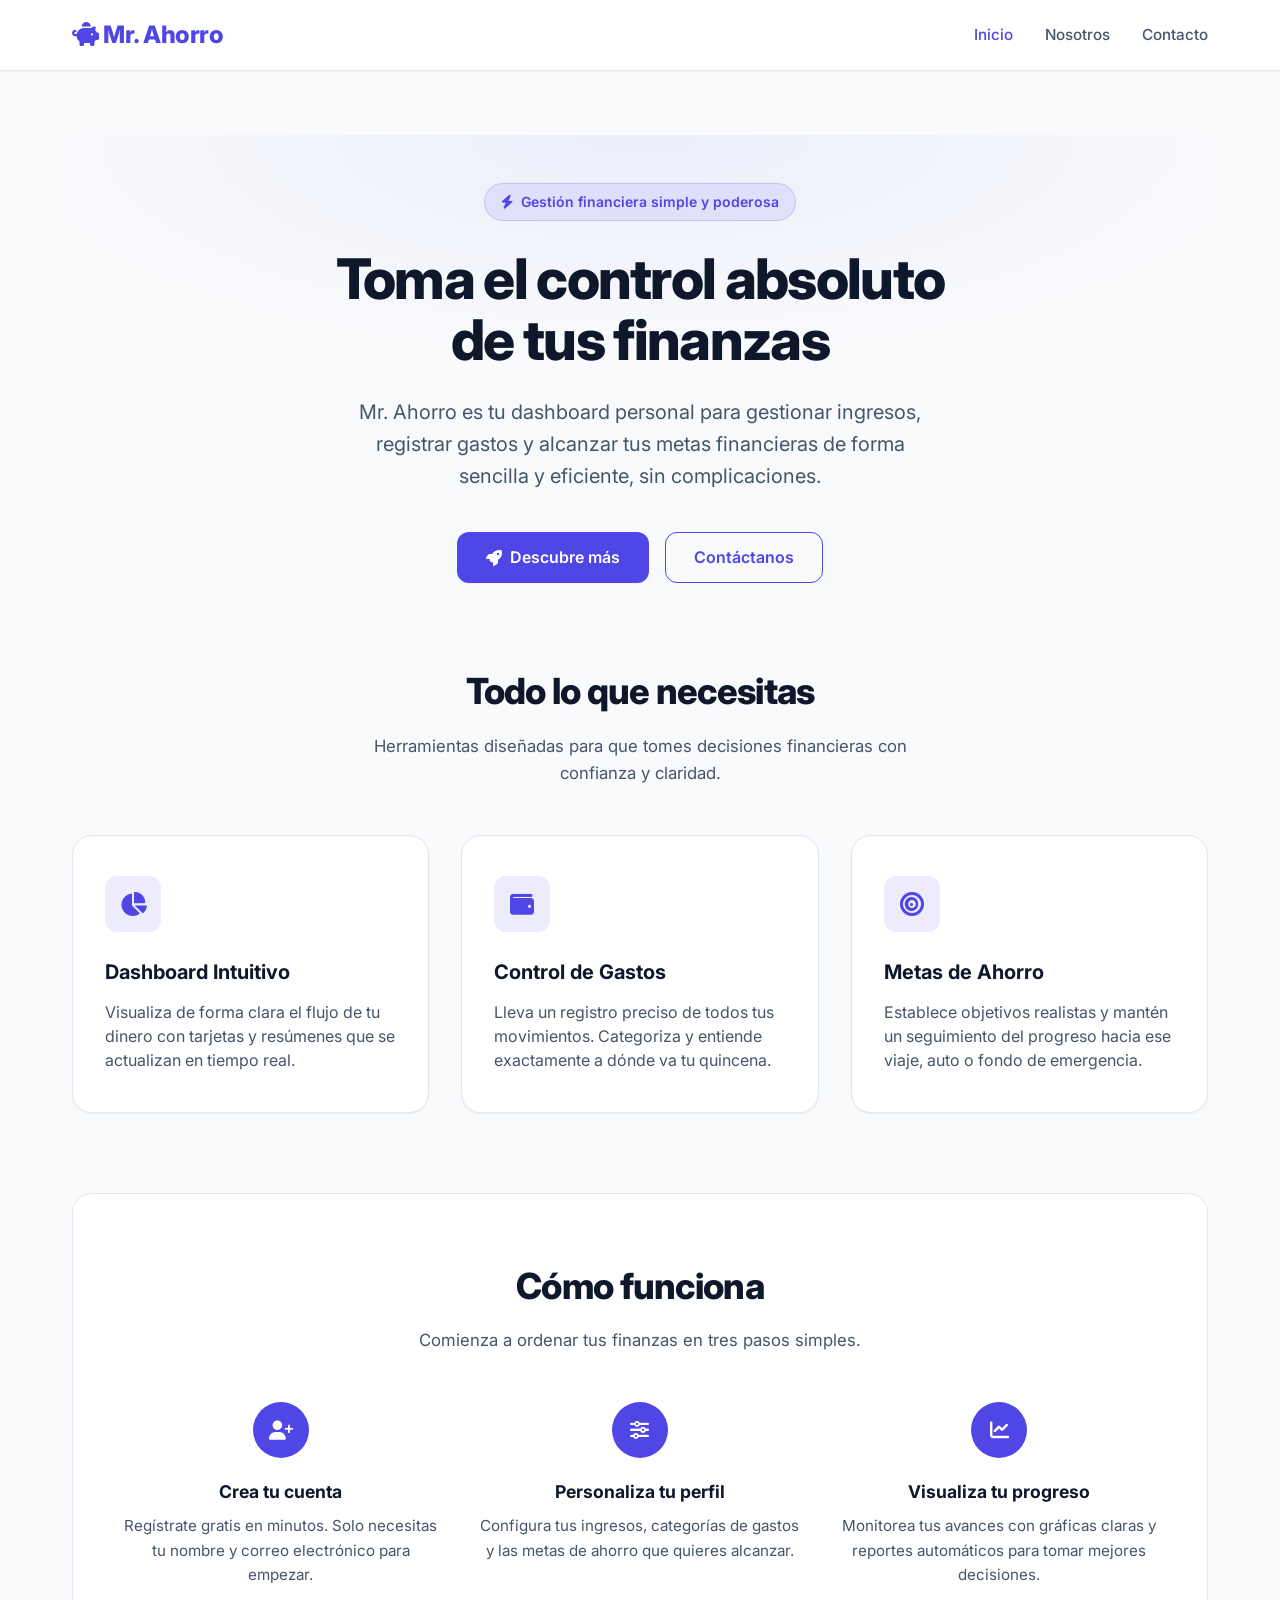
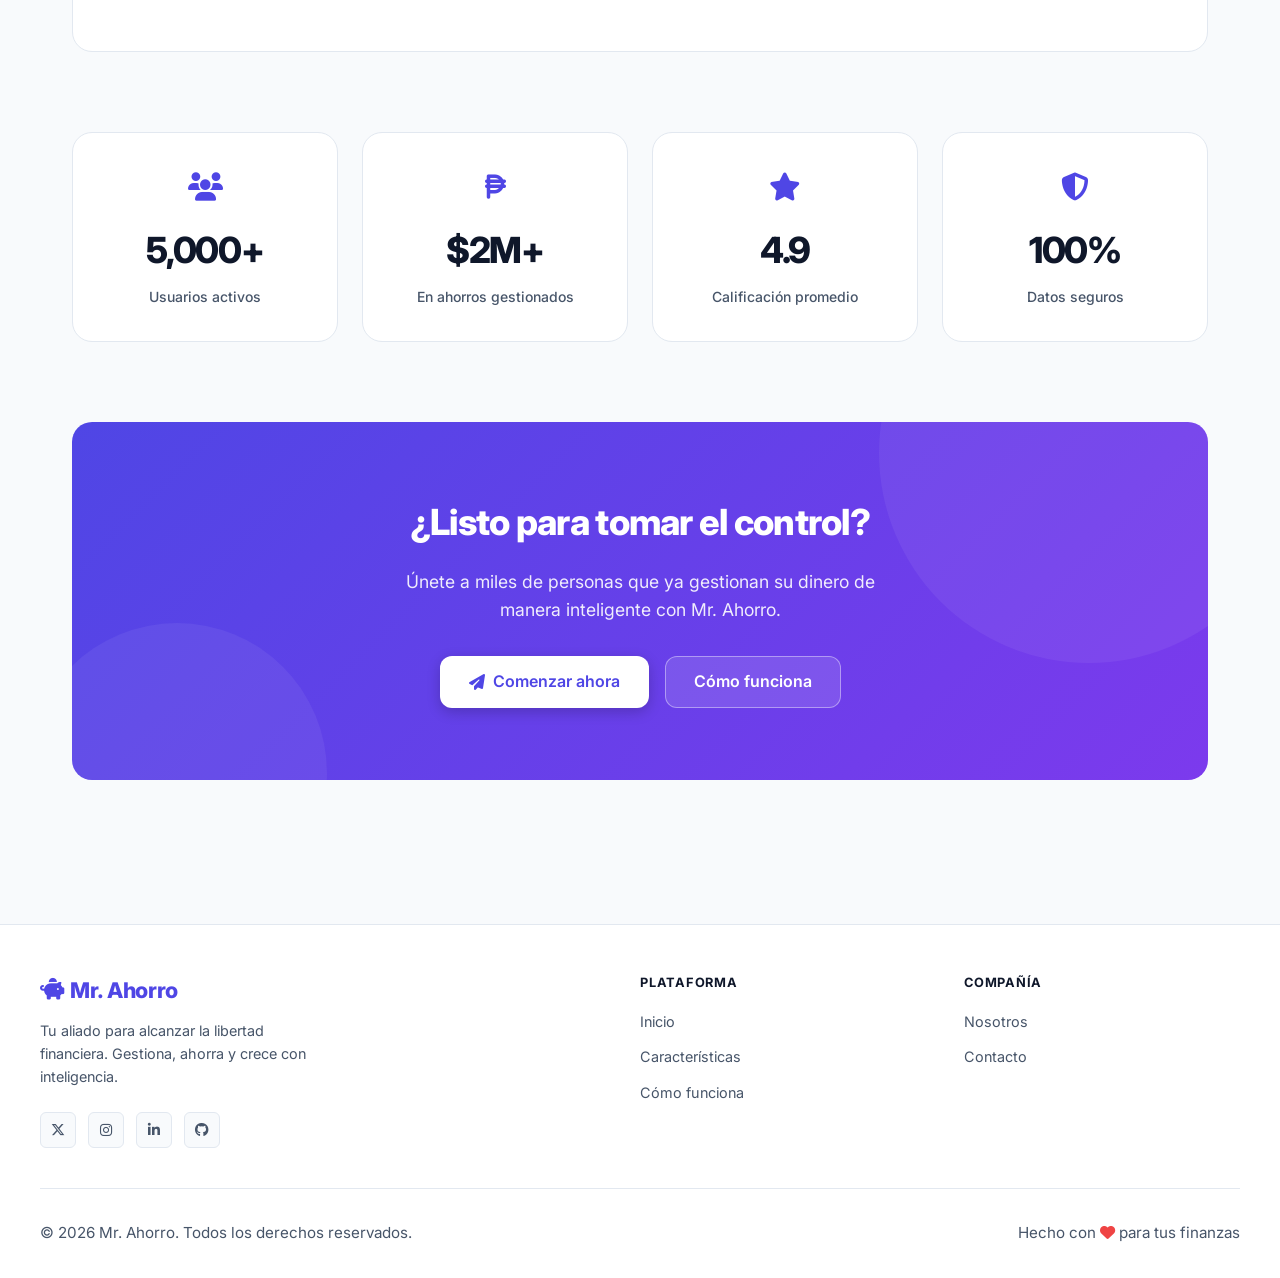
<file: index.html>
<!DOCTYPE html>
<html lang="es">
<head>
    <meta charset="UTF-8">
    <meta name="viewport" content="width=device-width, initial-scale=1.0">
    <title>Mr. Ahorro | Tu plataforma de Finanzas Personales</title>
    <meta name="description" content="Toma el control de tus finanzas personales con Mr. Ahorro. Dashboard intuitivo y gestión de gastos.">
    <link rel="preconnect" href="https://fonts.googleapis.com">
    <link rel="preconnect" href="https://fonts.gstatic.com" crossorigin>
    <link href="https://fonts.googleapis.com/css2?family=Inter:wght@400;500;600;700;800&display=swap" rel="stylesheet">
    <!-- Font Awesome 6 Free — íconos vectoriales -->
    <link rel="stylesheet" href="https://cdnjs.cloudflare.com/ajax/libs/font-awesome/6.5.1/css/all.min.css">
    <link rel="stylesheet" href="css/style.css">
</head>
<body class="page">

    <!-- ════════════════════════════════════════════════════
         ENCABEZADO / NAVEGACIÓN
    ════════════════════════════════════════════════════ -->
    <header class="header">
        <div class="header__container">
            <a href="index.html" class="header__logo">
                <i class="fa-solid fa-piggy-bank"></i> Mr. Ahorro
            </a>

            <!-- Botón hamburguesa — solo visible en móvil -->
            <button class="nav__toggle" id="navToggle"
                    aria-label="Abrir menú de navegación"
                    aria-expanded="false">
                <i class="fa-solid fa-bars"></i>
            </button>

            <nav class="nav" id="navMenu" aria-label="Navegación principal">
                <ul class="nav__list">
                    <li class="nav__item">
                        <a href="index.html" class="nav__link nav__link--active">Inicio</a>
                    </li>
                    <li class="nav__item">
                        <a href="pages/nosotros.html" class="nav__link">Nosotros</a>
                    </li>
                    <li class="nav__item">
                        <a href="pages/contacto.html" class="nav__link">Contacto</a>
                    </li>
                </ul>
            </nav>
        </div>
    </header>

    <main class="main">

        <!-- ════════════════════════════════════════════════
             HERO
        ════════════════════════════════════════════════ -->
        <section class="hero">
            <div class="hero__badge">
                <i class="fa-solid fa-bolt"></i>
                Gestión financiera simple y poderosa
            </div>
            <h1 class="hero__title">Toma el control absoluto<br>de tus finanzas</h1>
            <p class="hero__subtitle">
                Mr. Ahorro es tu dashboard personal para gestionar ingresos,
                registrar gastos y alcanzar tus metas financieras de forma
                sencilla y eficiente, sin complicaciones.
            </p>
            <div class="hero__actions">
                <a href="#caracteristicas" class="btn btn--primary">
                    <i class="fa-solid fa-rocket"></i>&nbsp; Descubre más
                </a>
                <a href="pages/contacto.html" class="btn btn--secondary">Contáctanos</a>
            </div>
        </section>

        <!-- ════════════════════════════════════════════════
             CARACTERÍSTICAS
        ════════════════════════════════════════════════ -->
        <section id="caracteristicas" class="features-section">
            <div class="section-header">
                <h2 class="section-title">Todo lo que necesitas</h2>
                <p class="section-subtitle">
                    Herramientas diseñadas para que tomes decisiones financieras
                    con confianza y claridad.
                </p>
            </div>
            <div class="features">
                <article class="feature-card">
                    <div class="feature-card__icon">
                        <i class="fa-solid fa-chart-pie"></i>
                    </div>
                    <h3 class="feature-card__title">Dashboard Intuitivo</h3>
                    <p class="feature-card__text">
                        Visualiza de forma clara el flujo de tu dinero con tarjetas
                        y resúmenes que se actualizan en tiempo real.
                    </p>
                </article>
                <article class="feature-card">
                    <div class="feature-card__icon">
                        <i class="fa-solid fa-wallet"></i>
                    </div>
                    <h3 class="feature-card__title">Control de Gastos</h3>
                    <p class="feature-card__text">
                        Lleva un registro preciso de todos tus movimientos.
                        Categoriza y entiende exactamente a dónde va tu quincena.
                    </p>
                </article>
                <article class="feature-card">
                    <div class="feature-card__icon">
                        <i class="fa-solid fa-bullseye"></i>
                    </div>
                    <h3 class="feature-card__title">Metas de Ahorro</h3>
                    <p class="feature-card__text">
                        Establece objetivos realistas y mantén un seguimiento del
                        progreso hacia ese viaje, auto o fondo de emergencia.
                    </p>
                </article>
            </div>
        </section>

        <!-- ════════════════════════════════════════════════
             CÓMO FUNCIONA — NUEVA SECCIÓN
        ════════════════════════════════════════════════ -->
        <section id="como-funciona" class="steps-section">
            <div class="section-header">
                <h2 class="section-title">Cómo funciona</h2>
                <p class="section-subtitle">
                    Comienza a ordenar tus finanzas en tres pasos simples.
                </p>
            </div>
            <div class="steps">
                <div class="step">
                    <div class="step__number">
                        <i class="fa-solid fa-user-plus"></i>
                    </div>
                    <h3 class="step__title">Crea tu cuenta</h3>
                    <p class="step__text">
                        Regístrate gratis en minutos. Solo necesitas tu nombre
                        y correo electrónico para empezar.
                    </p>
                </div>
                <div class="step">
                    <div class="step__number">
                        <i class="fa-solid fa-sliders"></i>
                    </div>
                    <h3 class="step__title">Personaliza tu perfil</h3>
                    <p class="step__text">
                        Configura tus ingresos, categorías de gastos y las metas
                        de ahorro que quieres alcanzar.
                    </p>
                </div>
                <div class="step">
                    <div class="step__number">
                        <i class="fa-solid fa-chart-line"></i>
                    </div>
                    <h3 class="step__title">Visualiza tu progreso</h3>
                    <p class="step__text">
                        Monitorea tus avances con gráficas claras y reportes
                        automáticos para tomar mejores decisiones.
                    </p>
                </div>
            </div>
        </section>

        <!-- ════════════════════════════════════════════════
             ESTADÍSTICAS — NUEVA SECCIÓN
        ════════════════════════════════════════════════ -->
        <section class="stats-section" aria-label="Estadísticas de la plataforma">
            <div class="stat-card">
                <div class="stat-card__icon">
                    <i class="fa-solid fa-users"></i>
                </div>
                <span class="stat-card__value">5,000+</span>
                <span class="stat-card__label">Usuarios activos</span>
            </div>
            <div class="stat-card">
                <div class="stat-card__icon">
                    <i class="fa-solid fa-peso-sign"></i>
                </div>
                <span class="stat-card__value">$2M+</span>
                <span class="stat-card__label">En ahorros gestionados</span>
            </div>
            <div class="stat-card">
                <div class="stat-card__icon">
                    <i class="fa-solid fa-star"></i>
                </div>
                <span class="stat-card__value">4.9</span>
                <span class="stat-card__label">Calificación promedio</span>
            </div>
            <div class="stat-card">
                <div class="stat-card__icon">
                    <i class="fa-solid fa-shield-halved"></i>
                </div>
                <span class="stat-card__value">100%</span>
                <span class="stat-card__label">Datos seguros</span>
            </div>
        </section>

        <!-- ════════════════════════════════════════════════
             CALL TO ACTION — NUEVA SECCIÓN
        ════════════════════════════════════════════════ -->
        <section class="cta-section">
            <h2 class="cta-section__title">¿Listo para tomar el control?</h2>
            <p class="cta-section__text">
                Únete a miles de personas que ya gestionan su dinero de manera
                inteligente con Mr. Ahorro.
            </p>
            <div class="cta-section__actions">
                <a href="pages/contacto.html" class="btn btn--white">
                    <i class="fa-solid fa-paper-plane"></i>&nbsp; Comenzar ahora
                </a>
                <a href="#como-funciona" class="btn btn--ghost">
                    Cómo funciona
                </a>
            </div>
        </section>

    </main>

    <!-- ════════════════════════════════════════════════════
         PIE DE PÁGINA MEJORADO
    ════════════════════════════════════════════════════ -->
    <footer class="footer">
        <div class="footer__grid">
            <!-- Marca -->
            <div class="footer__brand">
                <a href="index.html" class="footer__logo">
                    <i class="fa-solid fa-piggy-bank"></i> Mr. Ahorro
                </a>
                <p class="footer__brand-text">
                    Tu aliado para alcanzar la libertad financiera.
                    Gestiona, ahorra y crece con inteligencia.
                </p>
                <div class="footer__social">
                    <a href="#" class="footer__social-link" aria-label="Twitter / X">
                        <i class="fa-brands fa-x-twitter"></i>
                    </a>
                    <a href="#" class="footer__social-link" aria-label="Instagram">
                        <i class="fa-brands fa-instagram"></i>
                    </a>
                    <a href="#" class="footer__social-link" aria-label="LinkedIn">
                        <i class="fa-brands fa-linkedin-in"></i>
                    </a>
                    <a href="#" class="footer__social-link" aria-label="GitHub">
                        <i class="fa-brands fa-github"></i>
                    </a>
                </div>
            </div>

            <!-- Navegación: Plataforma -->
            <nav class="footer__nav" aria-label="Plataforma">
                <h3 class="footer__nav-title">Plataforma</h3>
                <ul class="footer__nav-list">
                    <li><a href="index.html" class="footer__nav-link">Inicio</a></li>
                    <li><a href="#caracteristicas" class="footer__nav-link">Características</a></li>
                    <li><a href="#como-funciona" class="footer__nav-link">Cómo funciona</a></li>
                </ul>
            </nav>

            <!-- Navegación: Compañía -->
            <nav class="footer__nav" aria-label="Compañía">
                <h3 class="footer__nav-title">Compañía</h3>
                <ul class="footer__nav-list">
                    <li><a href="pages/nosotros.html" class="footer__nav-link">Nosotros</a></li>
                    <li><a href="pages/contacto.html" class="footer__nav-link">Contacto</a></li>
                </ul>
            </nav>
        </div>

        <div class="footer__bottom">
            <p class="footer__text">
                &copy; <span id="year"></span> Mr. Ahorro. Todos los derechos reservados.
            </p>
            <p class="footer__text">
                Hecho con <i class="fa-solid fa-heart" style="color:#ef4444;"></i> para tus finanzas
            </p>
        </div>
    </footer>

    <script src="js/main.js"></script>
</body>
</html>
</file>
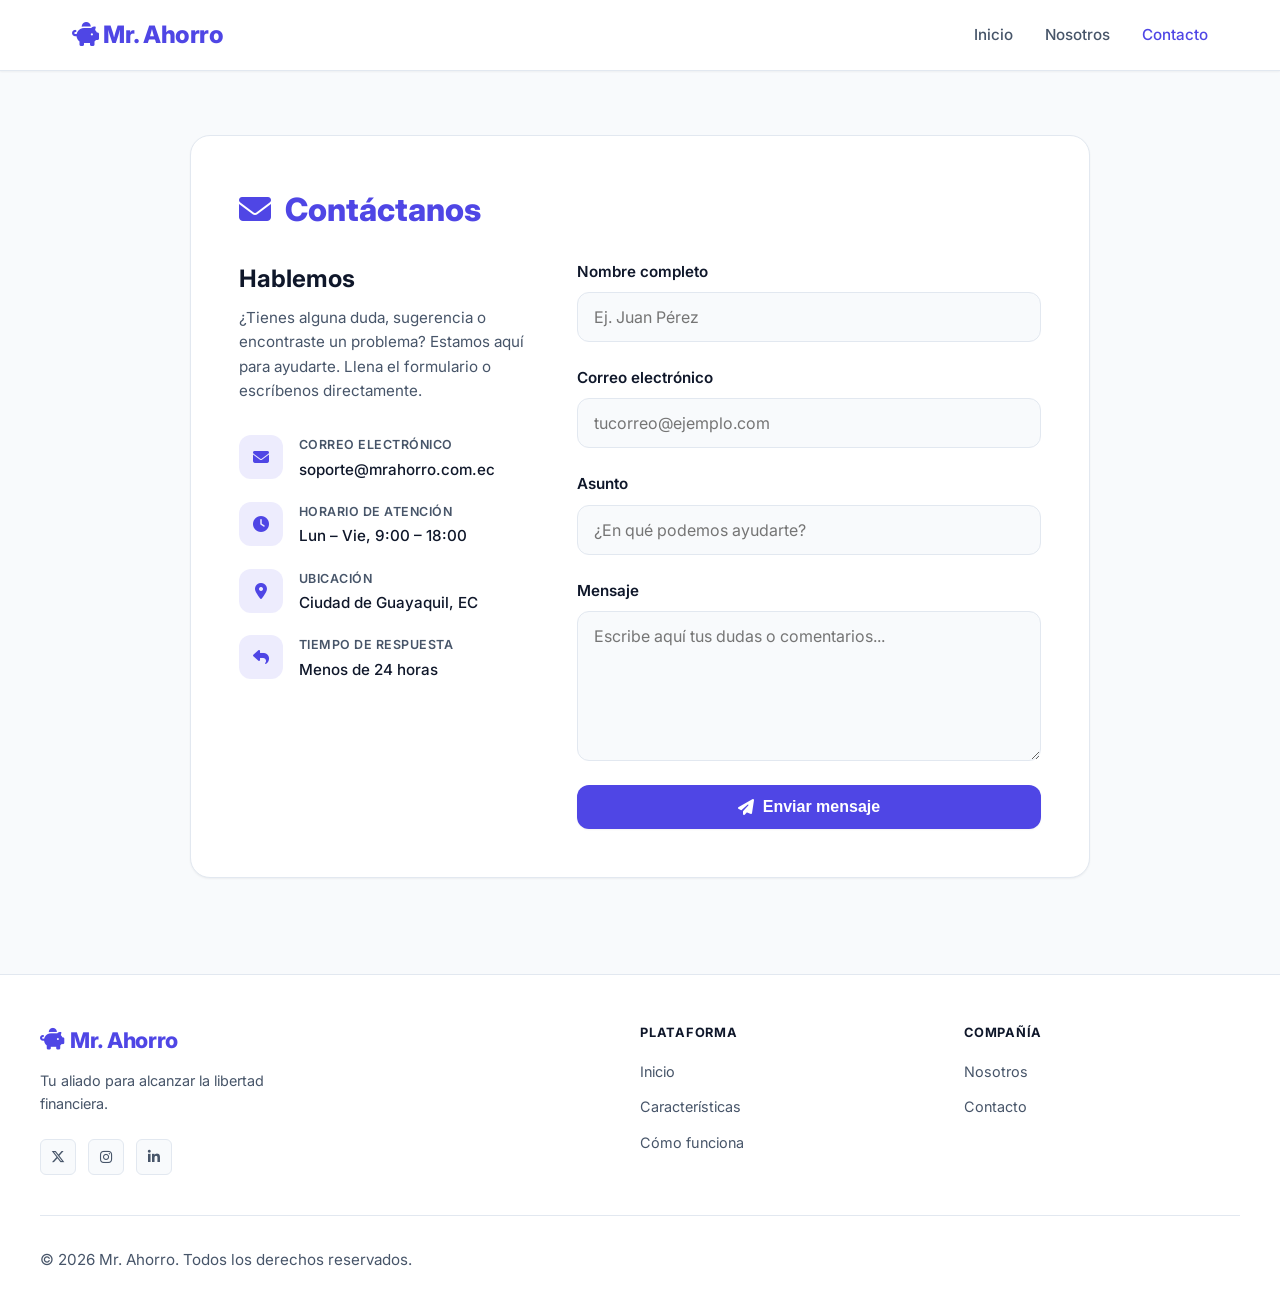
<file: pages/contacto.html>
<!DOCTYPE html>
<html lang="es">
<head>
    <meta charset="UTF-8">
    <meta name="viewport" content="width=device-width, initial-scale=1.0">
    <title>Contacto | Mr. Ahorro</title>
    <meta name="description" content="Ponte en contacto con el equipo de soporte de Mr. Ahorro.">
    <link rel="preconnect" href="https://fonts.googleapis.com">
    <link rel="preconnect" href="https://fonts.gstatic.com" crossorigin>
    <link href="https://fonts.googleapis.com/css2?family=Inter:wght@400;500;600;700;800&display=swap" rel="stylesheet">
    <!-- Font Awesome 6 Free — íconos vectoriales -->
    <link rel="stylesheet" href="https://cdnjs.cloudflare.com/ajax/libs/font-awesome/6.5.1/css/all.min.css">
    <link rel="stylesheet" href="../css/style.css">
</head>
<body class="page">

    <!-- ════════════════════════════════════════════════════
         ENCABEZADO / NAVEGACIÓN
    ════════════════════════════════════════════════════ -->
    <header class="header">
        <div class="header__container">
            <a href="../index.html" class="header__logo">
                <i class="fa-solid fa-piggy-bank"></i> Mr. Ahorro
            </a>
            <button class="nav__toggle" id="navToggle"
                    aria-label="Abrir menú de navegación"
                    aria-expanded="false">
                <i class="fa-solid fa-bars"></i>
            </button>
            <nav class="nav" id="navMenu" aria-label="Navegación principal">
                <ul class="nav__list">
                    <li class="nav__item">
                        <a href="../index.html" class="nav__link">Inicio</a>
                    </li>
                    <li class="nav__item">
                        <a href="nosotros.html" class="nav__link">Nosotros</a>
                    </li>
                    <li class="nav__item">
                        <a href="contacto.html" class="nav__link nav__link--active">Contacto</a>
                    </li>
                </ul>
            </nav>
        </div>
    </header>

    <main class="main">
        <section class="content-section" style="max-width: 900px;">
            <h1 class="content-section__title">
                <i class="fa-solid fa-envelope" style="margin-right:0.5rem;"></i>
                Contáctanos
            </h1>

            <!-- Layout dividido: info de contacto + formulario -->
            <div class="contact-layout">

                <!-- Panel izquierdo: información de contacto -->
                <div class="contact-info">
                    <div>
                        <h2 class="contact-info__title">Hablemos</h2>
                        <p class="contact-info__text">
                            ¿Tienes alguna duda, sugerencia o encontraste un problema?
                            Estamos aquí para ayudarte. Llena el formulario o escríbenos
                            directamente.
                        </p>
                    </div>

                    <div class="contact-items">
                        <div class="contact-item">
                            <div class="contact-item__icon">
                                <i class="fa-solid fa-envelope"></i>
                            </div>
                            <div>
                                <p class="contact-item__label">Correo electrónico</p>
                                <p class="contact-item__value">soporte@mrahorro.com.ec</p>
                            </div>
                        </div>
                        <div class="contact-item">
                            <div class="contact-item__icon">
                                <i class="fa-solid fa-clock"></i>
                            </div>
                            <div>
                                <p class="contact-item__label">Horario de atención</p>
                                <p class="contact-item__value">Lun – Vie, 9:00 – 18:00</p>
                            </div>
                        </div>
                        <div class="contact-item">
                            <div class="contact-item__icon">
                                <i class="fa-solid fa-location-dot"></i>
                            </div>
                            <div>
                                <p class="contact-item__label">Ubicación</p>
                                <p class="contact-item__value">Ciudad de Guayaquil, EC</p>
                            </div>
                        </div>
                        <div class="contact-item">
                            <div class="contact-item__icon">
                                <i class="fa-solid fa-reply"></i>
                            </div>
                            <div>
                                <p class="contact-item__label">Tiempo de respuesta</p>
                                <p class="contact-item__value">Menos de 24 horas</p>
                            </div>
                        </div>
                    </div>
                </div>

                <!-- Panel derecho: formulario -->
                <div>
                    <form action="#" class="form"
                          onsubmit="event.preventDefault(); alert('¡Mensaje enviado correctamente! Te contactaremos pronto.');">
                        <div class="form__group">
                            <label for="name" class="form__label">Nombre completo</label>
                            <input type="text" id="name" class="form__input"
                                   placeholder="Ej. Juan Pérez" required>
                        </div>
                        <div class="form__group">
                            <label for="email" class="form__label">Correo electrónico</label>
                            <input type="email" id="email" class="form__input"
                                   placeholder="tucorreo@ejemplo.com" required>
                        </div>
                        <div class="form__group">
                            <label for="subject" class="form__label">Asunto</label>
                            <input type="text" id="subject" class="form__input"
                                   placeholder="¿En qué podemos ayudarte?">
                        </div>
                        <div class="form__group">
                            <label for="message" class="form__label">Mensaje</label>
                            <textarea id="message" class="form__textarea"
                                      placeholder="Escribe aquí tus dudas o comentarios..."
                                      required></textarea>
                        </div>
                        <button type="submit" class="btn btn--primary">
                            <i class="fa-solid fa-paper-plane"></i>&nbsp; Enviar mensaje
                        </button>
                    </form>
                </div>

            </div>
        </section>
    </main>

    <footer class="footer">
        <div class="footer__grid">
            <div class="footer__brand">
                <a href="../index.html" class="footer__logo">
                    <i class="fa-solid fa-piggy-bank"></i> Mr. Ahorro
                </a>
                <p class="footer__brand-text">
                    Tu aliado para alcanzar la libertad financiera.
                </p>
                <div class="footer__social">
                    <a href="#" class="footer__social-link" aria-label="Twitter / X">
                        <i class="fa-brands fa-x-twitter"></i>
                    </a>
                    <a href="#" class="footer__social-link" aria-label="Instagram">
                        <i class="fa-brands fa-instagram"></i>
                    </a>
                    <a href="#" class="footer__social-link" aria-label="LinkedIn">
                        <i class="fa-brands fa-linkedin-in"></i>
                    </a>
                </div>
            </div>
            <nav class="footer__nav" aria-label="Plataforma">
                <h3 class="footer__nav-title">Plataforma</h3>
                <ul class="footer__nav-list">
                    <li><a href="../index.html" class="footer__nav-link">Inicio</a></li>
                    <li><a href="../index.html#caracteristicas" class="footer__nav-link">Características</a></li>
                    <li><a href="../index.html#como-funciona" class="footer__nav-link">Cómo funciona</a></li>
                </ul>
            </nav>
            <nav class="footer__nav" aria-label="Compañía">
                <h3 class="footer__nav-title">Compañía</h3>
                <ul class="footer__nav-list">
                    <li><a href="nosotros.html" class="footer__nav-link">Nosotros</a></li>
                    <li><a href="contacto.html" class="footer__nav-link">Contacto</a></li>
                </ul>
            </nav>
        </div>
        <div class="footer__bottom">
            <p class="footer__text">
                &copy; <span id="year"></span> Mr. Ahorro. Todos los derechos reservados.
            </p>
        </div>
    </footer>

    <script src="../js/main.js"></script>
</body>
</html>
</file>
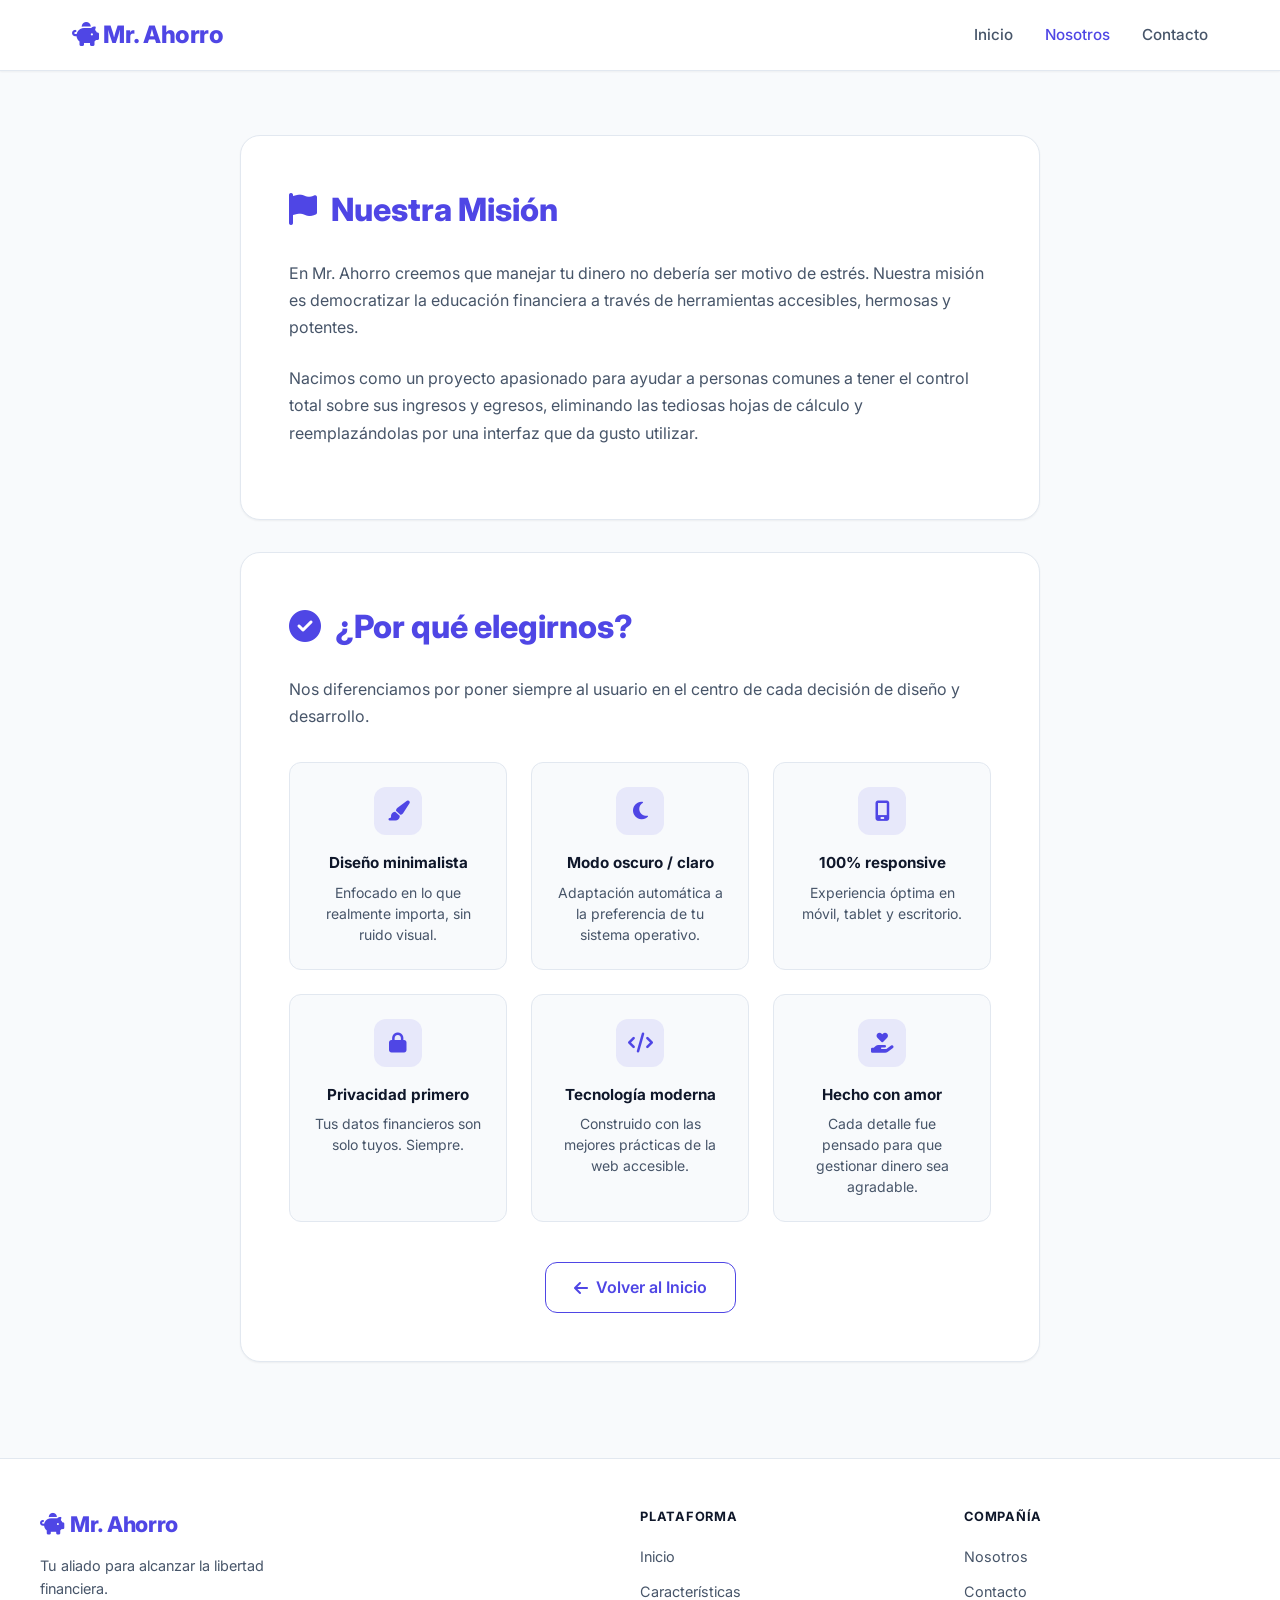
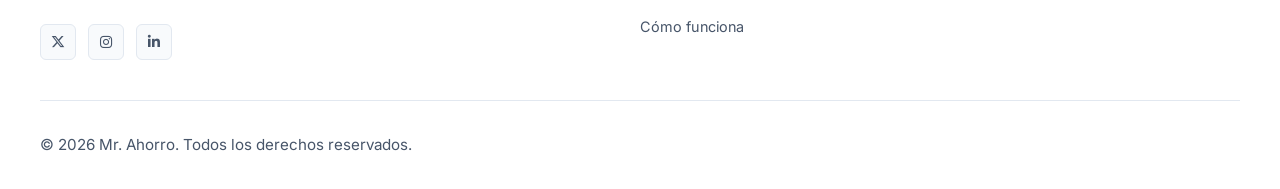
<file: pages/nosotros.html>
<!DOCTYPE html>
<html lang="es">
<head>
    <meta charset="UTF-8">
    <meta name="viewport" content="width=device-width, initial-scale=1.0">
    <title>Nosotros | Mr. Ahorro</title>
    <meta name="description" content="Conoce la misión y el equipo detrás de Mr. Ahorro, la mejor herramienta de finanzas personales.">
    <link rel="preconnect" href="https://fonts.googleapis.com">
    <link rel="preconnect" href="https://fonts.gstatic.com" crossorigin>
    <link href="https://fonts.googleapis.com/css2?family=Inter:wght@400;500;600;700;800&display=swap" rel="stylesheet">
    <!-- Font Awesome 6 Free — íconos vectoriales -->
    <link rel="stylesheet" href="https://cdnjs.cloudflare.com/ajax/libs/font-awesome/6.5.1/css/all.min.css">
    <link rel="stylesheet" href="../css/style.css">
</head>
<body class="page">

    <!-- ════════════════════════════════════════════════════
         ENCABEZADO / NAVEGACIÓN
    ════════════════════════════════════════════════════ -->
    <header class="header">
        <div class="header__container">
            <a href="../index.html" class="header__logo">
                <i class="fa-solid fa-piggy-bank"></i> Mr. Ahorro
            </a>
            <button class="nav__toggle" id="navToggle"
                    aria-label="Abrir menú de navegación"
                    aria-expanded="false">
                <i class="fa-solid fa-bars"></i>
            </button>
            <nav class="nav" id="navMenu" aria-label="Navegación principal">
                <ul class="nav__list">
                    <li class="nav__item">
                        <a href="../index.html" class="nav__link">Inicio</a>
                    </li>
                    <li class="nav__item">
                        <a href="nosotros.html" class="nav__link nav__link--active">Nosotros</a>
                    </li>
                    <li class="nav__item">
                        <a href="contacto.html" class="nav__link">Contacto</a>
                    </li>
                </ul>
            </nav>
        </div>
    </header>

    <main class="main">

        <!-- Misión -->
        <section class="content-section">
            <h1 class="content-section__title">
                <i class="fa-solid fa-flag" style="margin-right:0.5rem;"></i>
                Nuestra Misión
            </h1>
            <p class="content-section__text">
                En Mr. Ahorro creemos que manejar tu dinero no debería ser motivo de
                estrés. Nuestra misión es democratizar la educación financiera a través
                de herramientas accesibles, hermosas y potentes.
            </p>
            <p class="content-section__text">
                Nacimos como un proyecto apasionado para ayudar a personas comunes a
                tener el control total sobre sus ingresos y egresos, eliminando las
                tediosas hojas de cálculo y reemplazándolas por una interfaz que da
                gusto utilizar.
            </p>
        </section>

        <!-- Por qué elegirnos — Grid de valores con íconos -->
        <section class="content-section">
            <h2 class="content-section__title">
                <i class="fa-solid fa-circle-check" style="margin-right:0.5rem;"></i>
                ¿Por qué elegirnos?
            </h2>
            <p class="content-section__text">
                Nos diferenciamos por poner siempre al usuario en el centro de cada
                decisión de diseño y desarrollo.
            </p>

            <div class="values-grid">
                <div class="value-card">
                    <div class="value-card__icon">
                        <i class="fa-solid fa-paintbrush"></i>
                    </div>
                    <h3 class="value-card__title">Diseño minimalista</h3>
                    <p class="value-card__text">
                        Enfocado en lo que realmente importa, sin ruido visual.
                    </p>
                </div>
                <div class="value-card">
                    <div class="value-card__icon">
                        <i class="fa-solid fa-moon"></i>
                    </div>
                    <h3 class="value-card__title">Modo oscuro / claro</h3>
                    <p class="value-card__text">
                        Adaptación automática a la preferencia de tu sistema operativo.
                    </p>
                </div>
                <div class="value-card">
                    <div class="value-card__icon">
                        <i class="fa-solid fa-mobile-screen"></i>
                    </div>
                    <h3 class="value-card__title">100% responsive</h3>
                    <p class="value-card__text">
                        Experiencia óptima en móvil, tablet y escritorio.
                    </p>
                </div>
                <div class="value-card">
                    <div class="value-card__icon">
                        <i class="fa-solid fa-lock"></i>
                    </div>
                    <h3 class="value-card__title">Privacidad primero</h3>
                    <p class="value-card__text">
                        Tus datos financieros son solo tuyos. Siempre.
                    </p>
                </div>
                <div class="value-card">
                    <div class="value-card__icon">
                        <i class="fa-solid fa-code"></i>
                    </div>
                    <h3 class="value-card__title">Tecnología moderna</h3>
                    <p class="value-card__text">
                        Construido con las mejores prácticas de la web accesible.
                    </p>
                </div>
                <div class="value-card">
                    <div class="value-card__icon">
                        <i class="fa-solid fa-hand-holding-heart"></i>
                    </div>
                    <h3 class="value-card__title">Hecho con amor</h3>
                    <p class="value-card__text">
                        Cada detalle fue pensado para que gestionar dinero sea agradable.
                    </p>
                </div>
            </div>

            <div style="text-align: center; margin-top: 1rem;">
                <a href="../index.html" class="btn btn--secondary">
                    <i class="fa-solid fa-arrow-left"></i>&nbsp; Volver al Inicio
                </a>
            </div>
        </section>

    </main>

    <footer class="footer">
        <div class="footer__grid">
            <div class="footer__brand">
                <a href="../index.html" class="footer__logo">
                    <i class="fa-solid fa-piggy-bank"></i> Mr. Ahorro
                </a>
                <p class="footer__brand-text">
                    Tu aliado para alcanzar la libertad financiera.
                </p>
                <div class="footer__social">
                    <a href="#" class="footer__social-link" aria-label="Twitter / X">
                        <i class="fa-brands fa-x-twitter"></i>
                    </a>
                    <a href="#" class="footer__social-link" aria-label="Instagram">
                        <i class="fa-brands fa-instagram"></i>
                    </a>
                    <a href="#" class="footer__social-link" aria-label="LinkedIn">
                        <i class="fa-brands fa-linkedin-in"></i>
                    </a>
                </div>
            </div>
            <nav class="footer__nav" aria-label="Plataforma">
                <h3 class="footer__nav-title">Plataforma</h3>
                <ul class="footer__nav-list">
                    <li><a href="../index.html" class="footer__nav-link">Inicio</a></li>
                    <li><a href="../index.html#caracteristicas" class="footer__nav-link">Características</a></li>
                    <li><a href="../index.html#como-funciona" class="footer__nav-link">Cómo funciona</a></li>
                </ul>
            </nav>
            <nav class="footer__nav" aria-label="Compañía">
                <h3 class="footer__nav-title">Compañía</h3>
                <ul class="footer__nav-list">
                    <li><a href="nosotros.html" class="footer__nav-link">Nosotros</a></li>
                    <li><a href="contacto.html" class="footer__nav-link">Contacto</a></li>
                </ul>
            </nav>
        </div>
        <div class="footer__bottom">
            <p class="footer__text">
                &copy; <span id="year"></span> Mr. Ahorro. Todos los derechos reservados.
            </p>
        </div>
    </footer>

    <script src="../js/main.js"></script>
</body>
</html>
</file>
<file: css/style.css>
/* 
  Variables globales del sistema de diseño (Tokens). 
  Centralizamos los colores, sombreados y medidas principales para facilitar 
  el mantenimiento y mantener la coherencia en todo el proyecto.
*/
:root {
  /* Paleta de colores para el Modo Claro (Por defecto) */
  --bg-color: #f8fafc;
  --surface-color: #ffffff;
  --text-primary: #0f172a;
  --text-secondary: #475569;
  --primary-color: #4f46e5;
  --primary-hover: #4338ca;
  --border-color: #e2e8f0;
  
  /* Sistema de sombras para crear profundidad visual en las tarjetas y contenedores */
  --shadow-sm: 0 1px 2px 0 rgb(0 0 0 / 0.05);
  --shadow-md: 0 4px 6px -1px rgb(0 0 0 / 0.1), 0 2px 4px -2px rgb(0 0 0 / 0.1);
  --shadow-lg: 0 10px 15px -3px rgb(0 0 0 / 0.1), 0 4px 6px -4px rgb(0 0 0 / 0.1);
  
  /* Radios de borde estandarizados para un diseño más amigable y moderno */
  --radius-sm: 0.375rem;
  --radius-md: 0.75rem;
  --radius-lg: 1.25rem;
}

@media (prefers-color-scheme: dark) {
  :root {
    /* Adaptación automática al Modo Oscuro. 
       Si el sistema operativo del usuario prefiere colores oscuros, sobreescribimos 
       las variables para garantizar una lectura cómoda y un diseño adaptado a la noche. */
    --bg-color: #0f172a;
    --surface-color: #1e293b;
    --text-primary: #f8fafc;
    --text-secondary: #94a3b8;
    --primary-color: #818cf8;
    --primary-hover: #a5b4fc;
    --border-color: #334155;
    
    /* Ajustamos la opacidad de las sombras debido a que en fondos oscuros necesitan 
       ser más pronunciadas para generar la misma percepción de elevación. */
    --shadow-sm: 0 1px 2px 0 rgb(0 0 0 / 0.5);
    --shadow-md: 0 4px 6px -1px rgb(0 0 0 / 0.5), 0 2px 4px -2px rgb(0 0 0 / 0.5);
    --shadow-lg: 0 10px 15px -3px rgb(0 0 0 / 0.8), 0 4px 6px -4px rgb(0 0 0 / 0.6);
  }
}

/* 
  Reinicio de estilos base del navegador (Reset CSS).
  Aseguramos que todos los elementos partan del mismo estado sin importar desde 
  qué navegador se visiten.
*/
* {
  margin: 0;
  padding: 0;
  box-sizing: border-box;
}

/* 
  Estructura fundamental del documento.
  Definimos la tipografía principal del proyecto y preparamos el cuerpo 
  para ocupar al menos el tamaño completo de la pantalla (100vh).
*/
body {
  font-family: 'Inter', -apple-system, BlinkMacSystemFont, 'Segoe UI', Roboto, Helvetica, Arial, sans-serif;
  background-color: var(--bg-color);
  color: var(--text-primary);
  line-height: 1.6;
  display: flex;
  flex-direction: column;
  min-height: 100vh;
  /* Transición global para que los cambios de tema (Claro/Oscuro) sean fluidos */
  transition: background-color 0.3s ease, color 0.3s ease;
}

/* Configuración general para los enlaces interactivos */
a {
  text-decoration: none;
  color: inherit;
  transition: color 0.2s ease;
}

/* Eliminamos los puntos de las listas por defecto para utilizarlas estructuralmente */
ul {
  list-style: none;
}

/* =========================================================
   Arquitectura BEM (Block, Element, Modifier)
   A partir de aquí estructuramos el código visual en componentes.
========================================================= */

/* Bloque contenedor principal de la página, empleado para gestionar el layout vertical y el pie de página */
.page {
  display: flex;
  flex-direction: column;
  flex: 1;
}

/* 
  Encabezado Principal (Header).
  Se mantiene fijo en la parte superior mediante position: sticky 
  para que el usuario nunca pierda la barra de navegación al desplazarse hacia abajo.
*/
.header {
  background-color: var(--surface-color);
  border-bottom: 1px solid var(--border-color);
  position: sticky;
  top: 0;
  z-index: 50;
  box-shadow: var(--shadow-sm);
  transition: background-color 0.3s ease;
}

.header__container {
  max-width: 1200px;
  margin: 0 auto;
  padding: 1rem 2rem;
  display: flex;
  align-items: center;
  justify-content: space-between;
}

.header__logo {
  font-size: 1.5rem;
  font-weight: 800;
  color: var(--primary-color);
  letter-spacing: -0.02em;
}

/* Navegación principal del sitio (Navbar) */
.nav__list {
  display: flex;
  gap: 2rem;
}

.nav__link {
  font-size: 0.95rem;
  font-weight: 500;
  color: var(--text-secondary);
}

/* Estado activo y efecto al situar el cursor (Hover) */
.nav__link:hover,
.nav__link--active {
  color: var(--primary-color);
}

/* 
  Optimización del encabezado para dispositivos móviles. 
  Cambiamos la dirección de los elementos a formato columna cuando el espacio es reducido.
*/
@media (max-width: 768px) {
  .header__container {
    flex-direction: column;
    gap: 1rem;
  }
  .nav__list {
    gap: 1rem;
    flex-wrap: wrap;
    justify-content: center;
  }
}

/* 
  Área principal de contenido.
  Centraliza el espacio de trabajo con un ancho máximo estipulado.
*/
.main {
  flex: 1;
  max-width: 1200px;
  margin: 0 auto;
  padding: 4rem 2rem;
  width: 100%;
}

/* Sección de introducción en la página de inicio (Hero Section) */
.hero {
  text-align: center;
  padding: 3rem 0 5rem 0;
}

.hero__title {
  font-size: 3.5rem;
  font-weight: 800;
  line-height: 1.1;
  margin-bottom: 1.5rem;
  color: var(--text-primary);
  letter-spacing: -0.03em;
}

.hero__subtitle {
  font-size: 1.25rem;
  color: var(--text-secondary);
  max-width: 600px;
  margin: 0 auto 2.5rem;
}

.hero__actions {
  display: flex;
  gap: 1rem;
  justify-content: center;
  flex-wrap: wrap;
}

/* 
  Componente global de botones.
  Estandariza los espaciados, bordes y transiciones de las llamadas a la acción.
*/
.btn {
  display: inline-flex;
  align-items: center;
  justify-content: center;
  padding: 0.75rem 1.75rem;
  font-size: 1rem;
  font-weight: 600;
  border-radius: var(--radius-md);
  cursor: pointer;
  transition: all 0.2s ease;
  border: 1px solid transparent;
}

/* Botón de acción primaria (ej. Enviar, Comprar) */
.btn--primary {
  background-color: var(--primary-color);
  color: #ffffff;
  box-shadow: var(--shadow-sm);
}

/* Efecto de elevación al posicionar el ratón encima del botón primario */
.btn--primary:hover {
  background-color: var(--primary-hover);
  transform: translateY(-2px);
  box-shadow: var(--shadow-md);
  color: #ffffff;
}

/* Botón de acción secundaria, utilizado para acciones alternativas menos invasivas */
.btn--secondary {
  background-color: transparent;
  color: var(--primary-color);
  border-color: var(--primary-color);
}

.btn--secondary:hover {
  background-color: var(--primary-color);
  color: #ffffff;
}

/* 
  Contenedor de tarjeta de características usando CSS Grids.
  Permite que las cajas se auto-ajusten según la resolución de la pantalla.
*/
.features {
  display: grid;
  grid-template-columns: repeat(auto-fit, minmax(300px, 1fr));
  gap: 2rem;
}

.feature-card {
  background-color: var(--surface-color);
  padding: 2.5rem 2rem;
  border-radius: var(--radius-lg);
  box-shadow: var(--shadow-sm);
  border: 1px solid var(--border-color);
  transition: transform 0.3s ease, box-shadow 0.3s ease;
}

.feature-card:hover {
  transform: translateY(-5px);
  box-shadow: var(--shadow-lg);
}

.feature-card__icon {
  width: 3.5rem;
  height: 3.5rem;
  background-color: rgba(79, 70, 229, 0.1);
  color: var(--primary-color);
  border-radius: var(--radius-md);
  display: flex;
  align-items: center;
  justify-content: center;
  font-size: 1.5rem;
  margin-bottom: 1.5rem;
  flex-shrink: 0;
}

.feature-card__title {
  font-size: 1.25rem;
  font-weight: 700;
  margin-bottom: 0.75rem;
  color: var(--text-primary);
}

.feature-card__text {
  color: var(--text-secondary);
  font-size: 1rem;
  line-height: 1.5;
}

/* 
  Contenedores de texto amplios para páginas de información (Ej. Nosotros, Soporte).
*/
.content-section {
  background-color: var(--surface-color);
  padding: 3rem;
  border-radius: var(--radius-lg);
  box-shadow: var(--shadow-sm);
  border: 1px solid var(--border-color);
  margin-bottom: 2rem;
  max-width: 800px;
  margin-left: auto;
  margin-right: auto;
}

.content-section__title {
  font-size: 2rem;
  font-weight: 800;
  margin-bottom: 1.5rem;
  color: var(--primary-color);
}

.content-section__text {
  margin-bottom: 1.5rem;
  color: var(--text-secondary);
  line-height: 1.7;
}

.content-section__list {
  margin-top: 1.5rem;
  padding-left: 1.5rem;
  list-style: disc;
  color: var(--text-secondary);
}

.content-section__list-item {
  margin-bottom: 0.5rem;
}

/* 
  Estructura global de formularios.
  Organiza los campos de entrada verticales y establece sus márgenes intermedios.
*/
.form {
  display: flex;
  flex-direction: column;
  gap: 1.5rem;
}

.form__group {
  display: flex;
  flex-direction: column;
  gap: 0.5rem;
}

.form__label {
  font-size: 0.95rem;
  font-weight: 600;
  color: var(--text-primary);
}

.form__input,
.form__textarea {
  padding: 0.875rem 1rem;
  border-radius: var(--radius-md);
  border: 1px solid var(--border-color);
  background-color: var(--bg-color);
  color: var(--text-primary);
  font-family: inherit;
  font-size: 1rem;
  transition: border-color 0.2s ease, box-shadow 0.2s ease;
}

/* Focalización del campo activo. Resalta visualmente dónde está posicionado el usuario */
.form__input:focus,
.form__textarea:focus {
  outline: none;
  border-color: var(--primary-color);
  box-shadow: 0 0 0 3px rgba(79, 70, 229, 0.15);
}

.form__textarea {
  resize: vertical; /* Permite únicamente el redimensionado vertical para no romper el contenedor */
  min-height: 150px;
}

/* 
  Pie inferior (Footer).
  Componente situado al fondo del documento con información legal y complementaria.
*/
.footer {
  background-color: var(--surface-color);
  border-top: 1px solid var(--border-color);
  padding: 2.5rem;
  text-align: center;
  margin-top: auto;
}

.footer__text {
  color: var(--text-secondary);
  font-size: 0.95rem;
}

/* ==========================================================
   FASE 2 — Diseño Responsive, Nuevas Secciones e Íconos
   Mejoras visuales y layout multi-breakpoint.
========================================================== */

/* ── Botón hamburguesa (solo visible en móvil) ──────────── */
.nav__toggle {
  display: none;
  background: none;
  border: none;
  cursor: pointer;
  color: var(--text-primary);
  font-size: 1.25rem;
  padding: 0.5rem;
  border-radius: var(--radius-sm);
  line-height: 1;
  transition: background-color 0.2s ease, color 0.2s ease;
}

.nav__toggle:hover {
  background-color: var(--border-color);
  color: var(--primary-color);
}

/* ── Badge/Píldora decorativa del Hero ──────────────────── */
.hero__badge {
  display: inline-flex;
  align-items: center;
  gap: 0.5rem;
  background-color: rgba(79, 70, 229, 0.1);
  color: var(--primary-color);
  border: 1px solid rgba(79, 70, 229, 0.2);
  padding: 0.4rem 1rem;
  border-radius: 999px;
  font-size: 0.875rem;
  font-weight: 600;
  margin-bottom: 1.75rem;
}

/* Gradiente radial sutil detrás del héroe */
.hero {
  background: radial-gradient(ellipse 80% 60% at 50% 0%,
    rgba(79, 70, 229, 0.07) 0%, transparent 70%);
}

/* ── Encabezados de sección reutilizables ───────────────── */
.section-header {
  text-align: center;
  margin-bottom: 3rem;
}

.section-title {
  font-size: 2.25rem;
  font-weight: 800;
  color: var(--text-primary);
  letter-spacing: -0.02em;
  margin-bottom: 0.75rem;
}

.section-subtitle {
  color: var(--text-secondary);
  font-size: 1.05rem;
  max-width: 540px;
  margin: 0 auto;
  line-height: 1.6;
}

/* Espaciado de la sección características */
.features-section {
  margin-bottom: 5rem;
}

/* ── Sección "Cómo funciona" (Steps) ────────────────────── */
.steps-section {
  background-color: var(--surface-color);
  border-radius: var(--radius-lg);
  padding: 4rem 3rem;
  border: 1px solid var(--border-color);
  margin-bottom: 5rem;
}

.steps {
  display: grid;
  grid-template-columns: repeat(3, 1fr);
  gap: 2.5rem;
}

.step {
  text-align: center;
}

.step__number {
  width: 3.5rem;
  height: 3.5rem;
  background-color: var(--primary-color);
  color: #ffffff;
  border-radius: 50%;
  display: flex;
  align-items: center;
  justify-content: center;
  font-size: 1.2rem;
  margin: 0 auto 1.25rem;
}

.step__title {
  font-size: 1.1rem;
  font-weight: 700;
  color: var(--text-primary);
  margin-bottom: 0.5rem;
}

.step__text {
  color: var(--text-secondary);
  font-size: 0.95rem;
  line-height: 1.6;
}

/* ── Sección de Estadísticas ─────────────────────────────── */
.stats-section {
  display: grid;
  grid-template-columns: repeat(4, 1fr);
  gap: 1.5rem;
  margin-bottom: 5rem;
}

.stat-card {
  background-color: var(--surface-color);
  border: 1px solid var(--border-color);
  border-radius: var(--radius-lg);
  padding: 2rem 1.5rem;
  text-align: center;
  transition: transform 0.3s ease, box-shadow 0.3s ease;
}

.stat-card:hover {
  transform: translateY(-4px);
  box-shadow: var(--shadow-md);
}

.stat-card__icon {
  font-size: 1.75rem;
  color: var(--primary-color);
  margin-bottom: 0.75rem;
}

.stat-card__value {
  display: block;
  font-size: 2.25rem;
  font-weight: 800;
  color: var(--text-primary);
  letter-spacing: -0.03em;
  margin-bottom: 0.25rem;
}

.stat-card__label {
  color: var(--text-secondary);
  font-size: 0.875rem;
  font-weight: 500;
}

/* ── Sección CTA ─────────────────────────────────────────── */
.cta-section {
  background: linear-gradient(135deg, var(--primary-color) 0%, #7c3aed 100%);
  border-radius: var(--radius-lg);
  padding: 4.5rem 2rem;
  text-align: center;
  margin-bottom: 5rem;
  color: #ffffff;
  position: relative;
  overflow: hidden;
}

/* Círculos decorativos de fondo */
.cta-section::before,
.cta-section::after {
  content: '';
  position: absolute;
  background: rgba(255, 255, 255, 0.06);
  border-radius: 50%;
  pointer-events: none;
}

.cta-section::before {
  width: 420px;
  height: 420px;
  top: -50%;
  right: -8%;
}

.cta-section::after {
  width: 300px;
  height: 300px;
  bottom: -40%;
  left: -4%;
}

.cta-section__title {
  font-size: 2.25rem;
  font-weight: 800;
  margin-bottom: 1rem;
  letter-spacing: -0.02em;
  position: relative;
  z-index: 1;
}

.cta-section__text {
  font-size: 1.1rem;
  opacity: 0.9;
  max-width: 500px;
  margin: 0 auto 2rem;
  line-height: 1.6;
  position: relative;
  z-index: 1;
}

.cta-section__actions {
  display: flex;
  gap: 1rem;
  justify-content: center;
  flex-wrap: wrap;
  position: relative;
  z-index: 1;
}

/* Variante blanca para CTAs sobre fondos oscuros */
.btn--white {
  background-color: #ffffff;
  color: var(--primary-color);
  border-color: transparent;
  box-shadow: 0 4px 14px rgba(0, 0, 0, 0.2);
}

.btn--white:hover {
  background-color: rgba(255, 255, 255, 0.92);
  color: var(--primary-color);
  transform: translateY(-2px);
  box-shadow: 0 8px 20px rgba(0, 0, 0, 0.25);
}

/* Variante fantasma (borde blanco semitransparente) */
.btn--ghost {
  background-color: rgba(255, 255, 255, 0.12);
  color: #ffffff;
  border-color: rgba(255, 255, 255, 0.4);
}

.btn--ghost:hover {
  background-color: rgba(255, 255, 255, 0.22);
  color: #ffffff;
  transform: translateY(-2px);
}

/* ── Footer mejorado con grid de columnas ─────────────────── */
/* Override: quitamos text-align: center del footer base */
.footer {
  padding: 3rem 2rem 2rem;
  text-align: left;
}

.footer__grid {
  max-width: 1200px;
  margin: 0 auto;
  display: grid;
  grid-template-columns: 2fr 1fr 1fr;
  gap: 3rem;
  padding-bottom: 2.5rem;
  border-bottom: 1px solid var(--border-color);
  margin-bottom: 2rem;
}

.footer__logo {
  font-size: 1.35rem;
  font-weight: 800;
  color: var(--primary-color);
  letter-spacing: -0.02em;
  display: inline-flex;
  align-items: center;
  gap: 0.4rem;
  margin-bottom: 0.75rem;
}

.footer__brand-text {
  color: var(--text-secondary);
  font-size: 0.9rem;
  line-height: 1.6;
  margin-bottom: 1.5rem;
  max-width: 280px;
}

.footer__social {
  display: flex;
  gap: 0.75rem;
}

.footer__social-link {
  width: 2.25rem;
  height: 2.25rem;
  background-color: var(--bg-color);
  border: 1px solid var(--border-color);
  border-radius: var(--radius-sm);
  display: flex;
  align-items: center;
  justify-content: center;
  color: var(--text-secondary);
  font-size: 0.875rem;
  transition: all 0.2s ease;
}

.footer__social-link:hover {
  background-color: var(--primary-color);
  border-color: var(--primary-color);
  color: #ffffff;
  transform: translateY(-2px);
}

.footer__nav-title {
  font-size: 0.8rem;
  font-weight: 700;
  color: var(--text-primary);
  text-transform: uppercase;
  letter-spacing: 0.06em;
  margin-bottom: 1rem;
}

.footer__nav-list {
  display: flex;
  flex-direction: column;
  gap: 0.6rem;
}

.footer__nav-link {
  color: var(--text-secondary);
  font-size: 0.9rem;
  transition: color 0.2s ease;
}

.footer__nav-link:hover {
  color: var(--primary-color);
}

.footer__bottom {
  max-width: 1200px;
  margin: 0 auto;
  display: flex;
  justify-content: space-between;
  align-items: center;
  flex-wrap: wrap;
  gap: 1rem;
}

/* ── Sección Nosotros: Grid de valores ───────────────────── */
.values-grid {
  display: grid;
  grid-template-columns: repeat(auto-fit, minmax(200px, 1fr));
  gap: 1.5rem;
  margin-top: 2rem;
  margin-bottom: 2.5rem;
}

.value-card {
  background-color: var(--bg-color);
  border-radius: var(--radius-md);
  padding: 1.5rem;
  text-align: center;
  border: 1px solid var(--border-color);
  transition: transform 0.3s ease, box-shadow 0.3s ease;
}

.value-card:hover {
  transform: translateY(-4px);
  box-shadow: var(--shadow-md);
}

.value-card__icon {
  width: 3rem;
  height: 3rem;
  background-color: rgba(79, 70, 229, 0.1);
  color: var(--primary-color);
  border-radius: var(--radius-md);
  display: flex;
  align-items: center;
  justify-content: center;
  font-size: 1.25rem;
  margin: 0 auto 1rem;
}

.value-card__title {
  font-size: 0.95rem;
  font-weight: 700;
  color: var(--text-primary);
  margin-bottom: 0.375rem;
}

.value-card__text {
  font-size: 0.875rem;
  color: var(--text-secondary);
  line-height: 1.5;
}

/* ── Sección Contacto: Layout dividido ───────────────────── */
.contact-layout {
  display: grid;
  grid-template-columns: 1fr 1.6fr;
  gap: 3rem;
  align-items: start;
}

.contact-info__title {
  font-size: 1.5rem;
  font-weight: 700;
  color: var(--text-primary);
  margin-bottom: 0.5rem;
}

.contact-info__text {
  color: var(--text-secondary);
  font-size: 0.95rem;
  line-height: 1.6;
  margin-bottom: 2rem;
}

.contact-items {
  display: flex;
  flex-direction: column;
  gap: 1.25rem;
}

.contact-item {
  display: flex;
  align-items: flex-start;
  gap: 1rem;
}

.contact-item__icon {
  width: 2.75rem;
  height: 2.75rem;
  background-color: rgba(79, 70, 229, 0.1);
  color: var(--primary-color);
  border-radius: var(--radius-md);
  display: flex;
  align-items: center;
  justify-content: center;
  font-size: 1rem;
  flex-shrink: 0;
}

.contact-item__label {
  font-size: 0.78rem;
  font-weight: 600;
  color: var(--text-secondary);
  text-transform: uppercase;
  letter-spacing: 0.04em;
  margin-bottom: 0.15rem;
}

.contact-item__value {
  font-size: 0.95rem;
  color: var(--text-primary);
  font-weight: 500;
}

/* ── Breakpoint: Tablet (≤ 1024px) ──────────────────────── */
@media (max-width: 1024px) {
  .hero__title {
    font-size: 2.75rem;
  }

  .stats-section {
    grid-template-columns: repeat(2, 1fr);
  }

  .footer__grid {
    grid-template-columns: 1fr 1fr;
  }

  .footer__brand {
    grid-column: 1 / -1;
  }

  .contact-layout {
    grid-template-columns: 1fr;
    gap: 2rem;
  }
}

/* ── Breakpoint: Móvil (≤ 768px) ────────────────────────── */
@media (max-width: 768px) {
  /* Menú hamburguesa */
  .nav__toggle {
    display: flex;
    align-items: center;
    justify-content: center;
  }

  /* Override del media query previo: logo + toggle en la misma fila */
  .header__container {
    flex-direction: row;
    flex-wrap: wrap;
  }

  /* Nav oculta por defecto; .nav--open la muestra */
  .nav {
    width: 100%;
    display: none;
    border-top: 1px solid var(--border-color);
    padding-top: 0.25rem;
  }

  .nav--open {
    display: block;
  }

  /* Override del media query previo: lista vertical sin gap */
  .nav__list {
    flex-direction: column;
    gap: 0;
    flex-wrap: nowrap;
    justify-content: flex-start;
    padding: 0.25rem 0;
  }

  .nav__link {
    display: block;
    padding: 0.75rem 1rem;
    text-align: center;
  }

  /* Hero */
  .hero {
    padding: 2rem 0 3rem;
  }

  .hero__title {
    font-size: 2rem;
  }

  .hero__subtitle {
    font-size: 1rem;
  }

  /* Tipografía de secciones */
  .section-title {
    font-size: 1.75rem;
  }

  .main {
    padding: 2rem 1.25rem;
  }

  /* Steps */
  .steps {
    grid-template-columns: 1fr;
    gap: 2rem;
  }

  .steps-section {
    padding: 2.5rem 1.5rem;
  }

  /* Stats */
  .stats-section {
    grid-template-columns: repeat(2, 1fr);
    gap: 1rem;
  }

  /* CTA */
  .cta-section {
    padding: 3rem 1.5rem;
  }

  .cta-section__title {
    font-size: 1.75rem;
  }

  /* Footer */
  .footer__grid {
    grid-template-columns: 1fr;
    gap: 2rem;
  }

  .footer__brand {
    grid-column: auto;
  }

  .footer__bottom {
    flex-direction: column;
    text-align: center;
  }

  .footer__brand-text {
    max-width: 100%;
  }

  /* Content-section para páginas interiores */
  .content-section {
    padding: 2rem 1.5rem;
  }
}

/* ── Breakpoint: Muy pequeño (≤ 480px) ──────────────────── */
@media (max-width: 480px) {
  .hero__title {
    font-size: 1.75rem;
  }

  .stats-section {
    grid-template-columns: 1fr 1fr;
    gap: 0.75rem;
  }

  .stat-card {
    padding: 1.5rem 1rem;
  }

  .btn {
    padding: 0.625rem 1.25rem;
    font-size: 0.9rem;
  }
}
</file>
